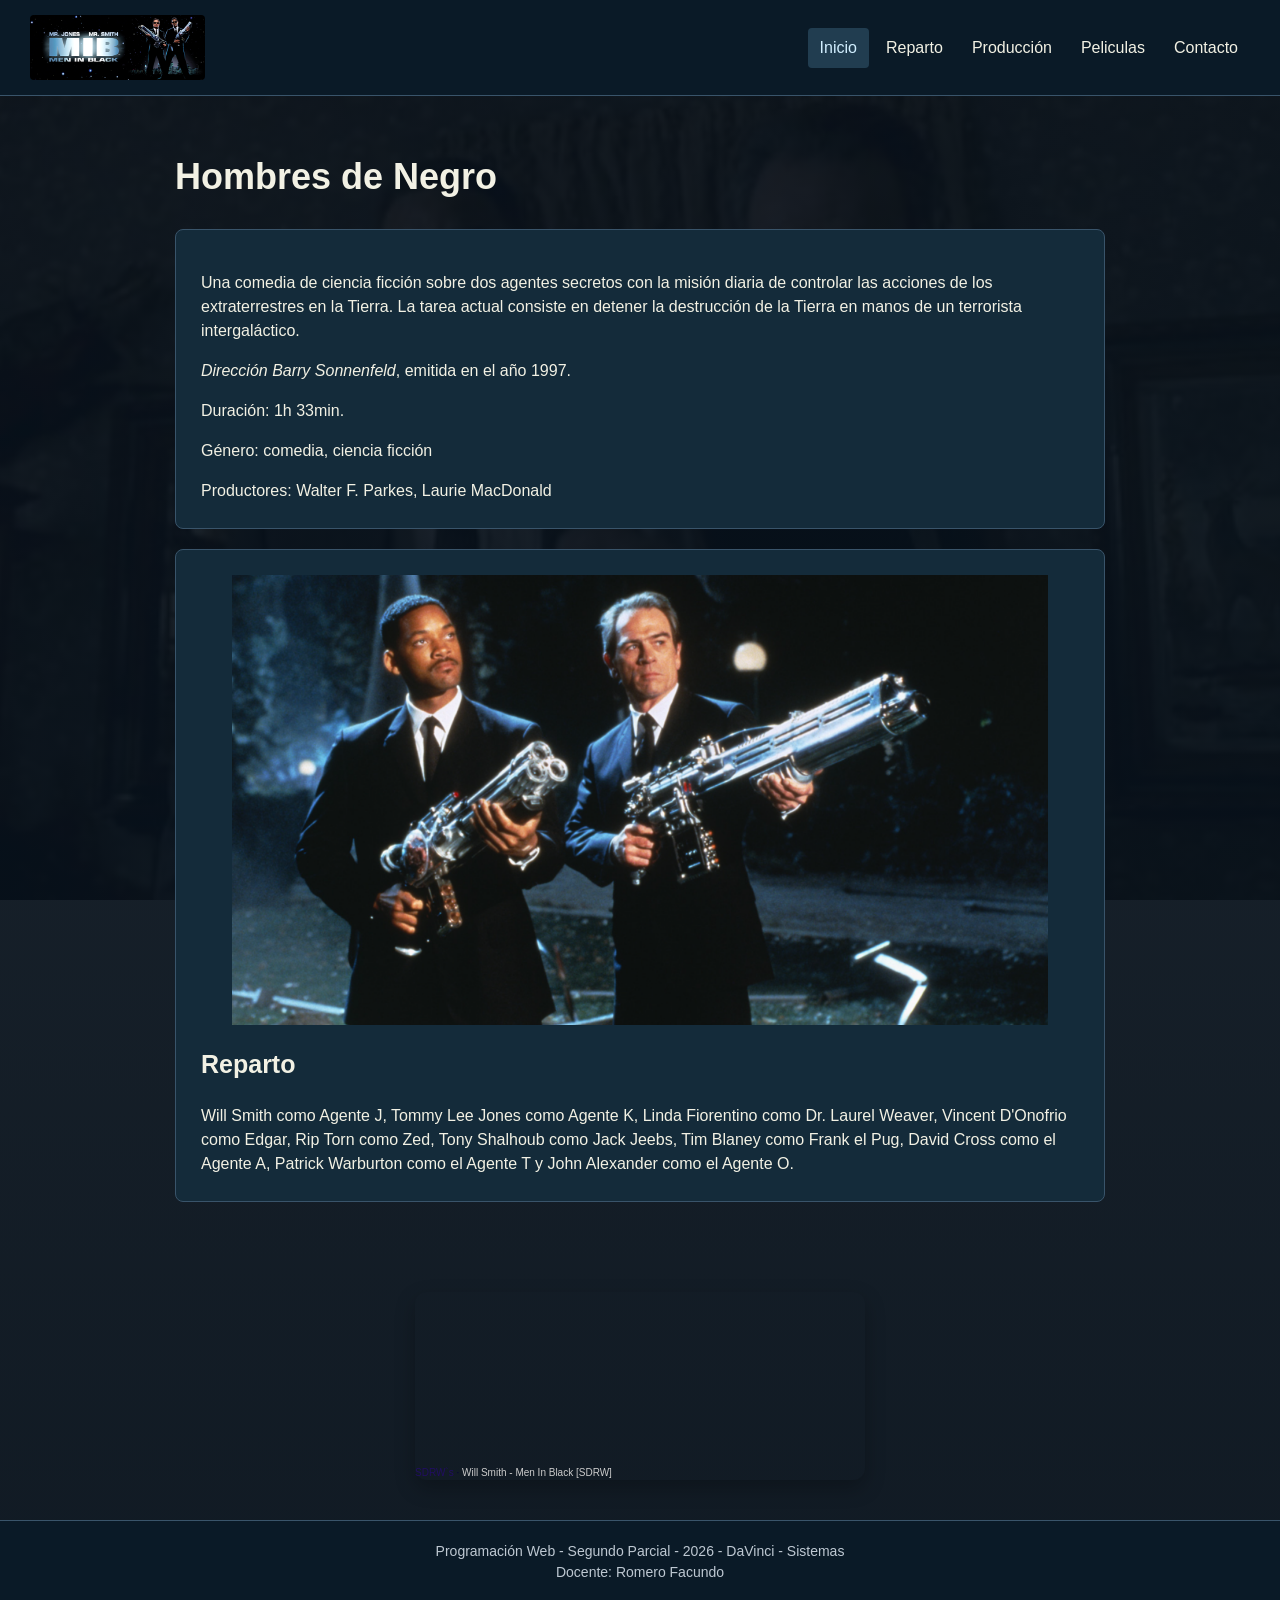
<file: index.html>
<!DOCTYPE html>
<html lang="es">
<head>
    <meta charset="UTF-8">
    <meta name="viewport" content="width=device-width, initial-scale=1.0">
    <title>Hombres de Negro</title>
    <link rel="stylesheet" href="css/global.css">
    <link rel="icon" href="img/banner.jpg">
</head>
<body>
    <header class="cabecera">
        <a href="index.html" class="marca"><img src="img/banner.jpg" alt="Hombres de Negro, inicio"></a>
        <nav aria-label="Navegación principal">
            <a href="index.html" aria-current="page">Inicio</a>
            <a href="page/reparto.html">Reparto</a>
            <a href="page/produccion_estudio_grabacion.html">Producción</a>
            <a href="page/Peliculas.html">Peliculas</a>
            <a href="page/contacto.html">Contacto</a>
        </nav>
    </header>
    <main class="contenido">
        <h1>Hombres de Negro</h1>
        <article>
            <p> Una comedia de ciencia ficción sobre dos agentes secretos
                con la misión diaria de controlar las acciones de
                los extraterrestres en la Tierra. 
                La tarea actual consiste en detener la destrucción 
                de la Tierra en manos de un terrorista intergaláctico.
            </p>
            <p> <em> Dirección Barry Sonnenfeld</em>, emitida en el año 1997.</p>
            <p> Duración: 1h 33min.</p>
            <p> Género: comedia, ciencia ficción</p>
            <p>Productores: Walter F. Parkes, Laurie MacDonald</p>
        </article>
<article id="reparto">
                <img src="img/Imagen_MIB.png" class="imagen-portada" alt="Imagen de Hombres de Negro">
                <h2>Reparto</h2>
                <p> Will Smith como Agente J, Tommy Lee Jones como Agente K, Linda Fiorentino como Dr. Laurel Weaver,
                    Vincent D'Onofrio como Edgar, Rip Torn como Zed, Tony Shalhoub como Jack Jeebs, Tim Blaney como Frank
                    el Pug, David Cross como el Agente A, Patrick Warburton como el Agente T y John Alexander como el
                    Agente O.</p>

            </article>
    </main>
    <main>
 <div class="contenedor-sound">
<iframe width="100%" height="166" scrolling="no" frameborder="no" allow="autoplay; encrypted-media" src="https://w.soundcloud.com/player/?url=https%3A//api.soundcloud.com/tracks/soundcloud%253Atracks%253A249894338&color=%23ff5500&auto_play=true&hide_related=false&show_comments=true&show_user=true&show_reposts=false&show_teaser=true"></iframe><div style="font-size: 10px; color: #040139;line-break: anywhere;word-break: normal;overflow: hidden;white-space: nowrap;text-overflow: ellipsis; font-family: Interstate,Lucida Grande,Lucida Sans Unicode,Lucida Sans,Garuda,Verdana,Tahoma,sans-serif;font-weight: 100;"><a href="https://soundcloud.com/sdreworks" title="SDRW&#x60;s" target="_blank" style="color: #210e61; text-decoration: none;">SDRW&#x60;s</a> · <a href="https://soundcloud.com/sdreworks/will-smith-men-in-black-rework" title="Will Smith - Men In Black [SDRW]" target="_blank" style="color: #cccccc; text-decoration: none;">Will Smith - Men In Black [SDRW]</a>
</div>
   </main>
    <footer>
        <p>Programación Web - Segundo Parcial - 2026 - DaVinci - Sistemas</p>
                        <p>Docente: Romero Facundo </p>
    </footer>
</body>
</html>
</file>
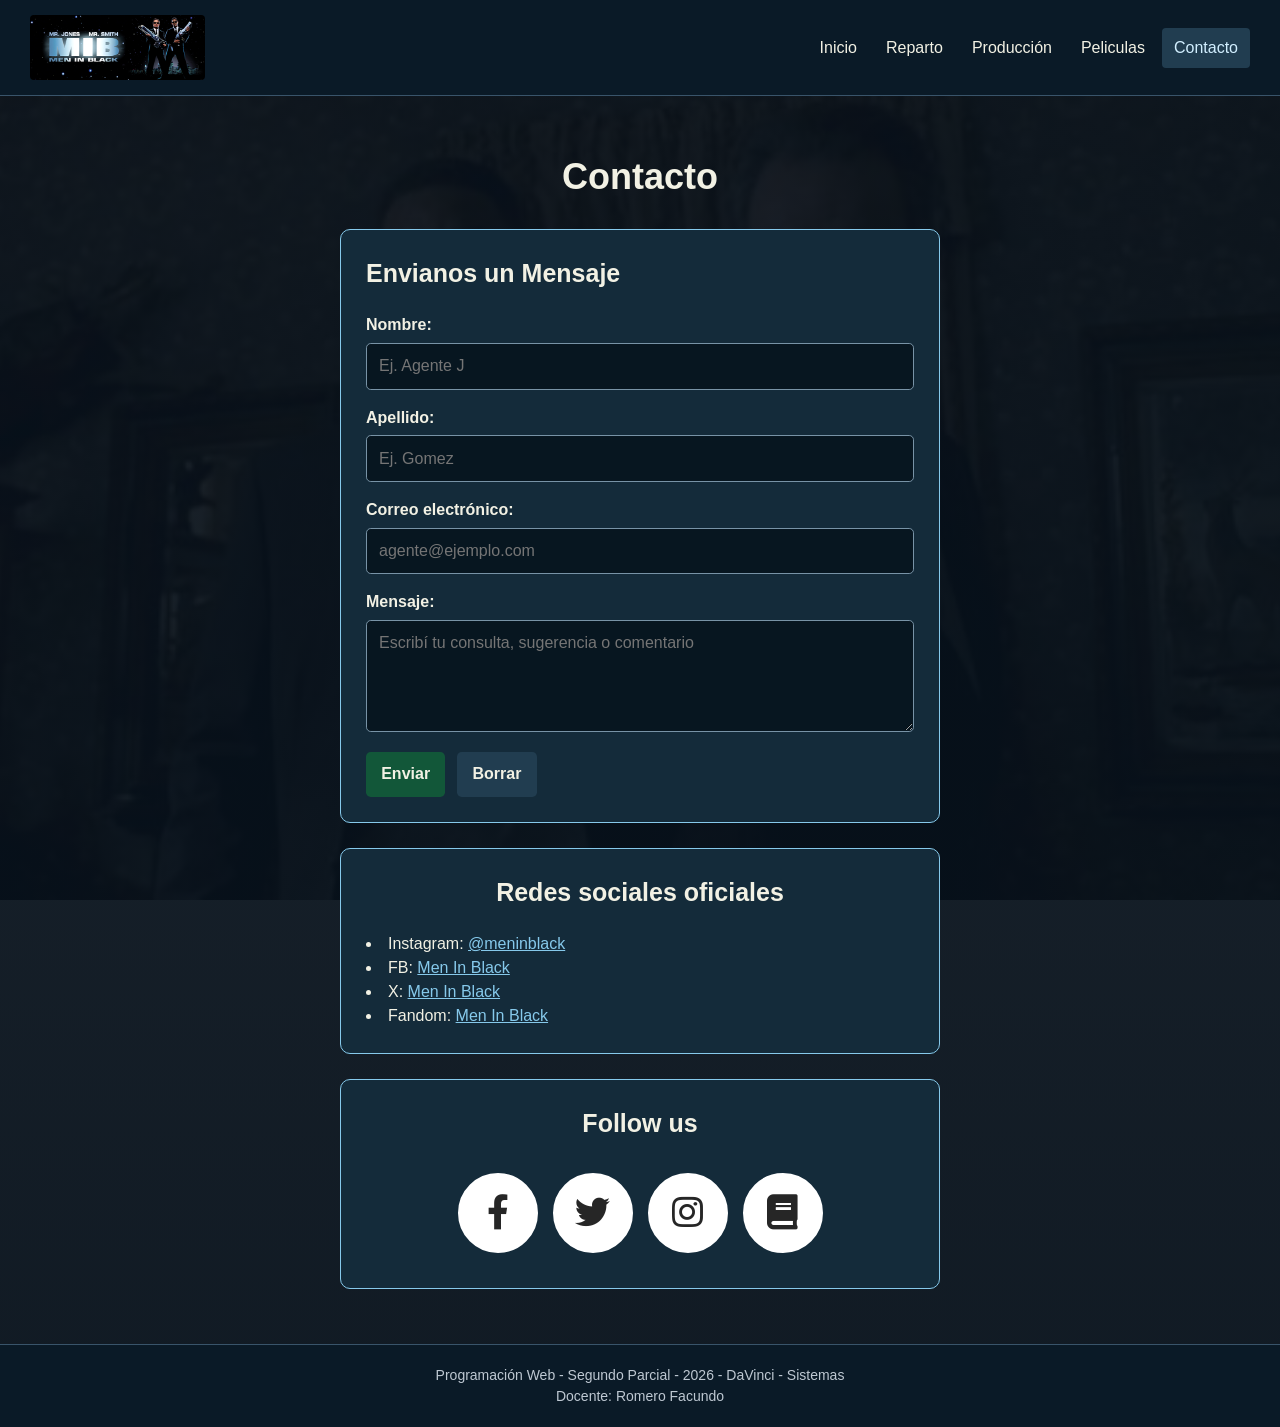
<file: page/contacto.html>
<!DOCTYPE html>
<html lang="es">
<head>
    <meta charset="UTF-8">
    <meta name="viewport" content="width=device-width, initial-scale=1.0">
    <title>Contacto | Hombres de Negro</title>
    <link rel="stylesheet" href="../css/global.css">
    <link rel="stylesheet" href="../css/formulario.css">
    <link rel="icon" href="../img/banner.jpg">
</head>
<body>
    <header class="cabecera">
        <a href="../index.html" class="marca"><img src="../img/banner.jpg" alt="Hombres de Negro, inicio"></a>
        <nav aria-label="Navegación principal">
            <a href="../index.html">Inicio</a>
            <a href="reparto.html">Reparto</a>
            <a href="produccion_estudio_grabacion.html">Producción</a>
            <a href="peliculas.html">Peliculas</a>
            <a href="contacto.html" aria-current="page">Contacto</a>
        </nav>
    </header>
    <main class="contenido contacto">
        <h1>Contacto</h1>
        <section class="seccion-formulario">
            <h2>Envianos un Mensaje</h2>
            <form class="form" action="respuesta.html" method="get">
            <div class="campo">
                <label class="label" for="nombre">Nombre:</label>
                <input type="text" id="nombre" name="nombre"
                    autocomplete="given-name"
                    placeholder="Ej. Agente J"
                    class="input"
                    minlength="2"
                    maxlength="40"
                    required>
            </div>

            <div class="campo">
                <label class="label" for="apellido">Apellido:</label>
                <input type="text" id="apellido" name="apellido"
                    autocomplete="family-name"
                    placeholder="Ej. Gomez"
                    class="input"
                    minlength="2"
                    maxlength="30"
                    required>
            </div>

            <div class="campo">
                <label class="label" for="correo">Correo electrónico:</label>
                <input type="email" id="correo" name="correo"
                    autocomplete="email"
                    placeholder="agente@ejemplo.com"
                    class="input"
                    minlength="6"
                    maxlength="100"
                    required>
            </div>

            <div class="campo">
                <label class="label" for="mensaje">Mensaje:</label>
                <textarea id="mensaje" name="mensaje"
                    placeholder="Escribí tu consulta, sugerencia o comentario"
                    class="input textarea"
                    minlength="10"
                    maxlength="1000"
                    required></textarea>
            </div>
                <div class="botones">
                    <button type="submit" class="btn enviar">Enviar</button>
                    <button type="reset" class="btn borrar">Borrar</button>
                </div>
            </form>
        </section>
        <section class="redes">
            <h2>Redes sociales oficiales</h2>
            <li>
                 <span class="social-brand">
                            <i class="instagram"></i><span>Instagram:</span>
                        </span>
                        <a href="https://www.instagram.com/meninblack/ target="_blank">@meninblack</a>
                    </li>
                    <li>
                        <span class="social-brand">
                            <i class="Facebook"></i> <span>FB:</span>
                        </span>
                        <a href="https://www.facebook.com/meninblack/?locale=es_LA">Men In Black</a>
                    </li>
                    <li>
                        <span class="social-brand">
                            <i class="X"></i> <span>X:</span>
                        </span>
                        <a href="https://x.com/MenInBlack?lang=es">Men In Black</a>
                    </li>
                    <li>
                        <span class="social-brand">
                            <i class="Fandom"></i> <span>Fandom:</span>
                        </span>
                        <a href="https://meninblack.fandom.com/" target="_blank" rel="noopener noreferrer">Men In Black</a>
                    </li>                   
                    <link rel="stylesheet" href="https://use.fontawesome.com/releases/v5.6.3/css/all.css" integrity="sha384-UHRtZLI+pbxtHCWp1t77Bi1L4ZtiqrqD80Kn4Z8NTSRyMA2Fd33n5dQ8lWUE00s/" crossorigin="anonymous">
     </section>
<section class="redes">
    <h2>Follow us</h2>

    <ul class="redes-hover">
        <li>
            <a href="https://www.facebook.com/meninblack/" target="_blank" rel="noopener noreferrer" aria-label="Facebook">
                <i class="fab fa-facebook-f icon"></i>
            </a>
        </li>

        <li>
            <a href="https://x.com/MenInBlack" target="_blank" rel="noopener noreferrer" aria-label="Twitter">
                <i class="fab fa-twitter icon"></i>
            </a>
        </li>

        <li>
            <a href="https://www.instagram.com/meninblack/" target="_blank" rel="noopener noreferrer" aria-label="Instagram">
                <i class="fab fa-instagram icon"></i>
            </a>
        </li>

        <li>
            <a href="https://meninblack.fandom.com/" target="_blank" rel="noopener noreferrer" aria-label="Fandom">
                <i class="fas fa-book icon"></i>
            </a>
        </li>
    </ul>
</section>
    </main>
    <footer>
        <p>Programación Web - Segundo Parcial - 2026 - DaVinci - Sistemas</p>
                        <p>Docente: Romero Facundo </p>
    </footer>
</body>
</html>
</file>
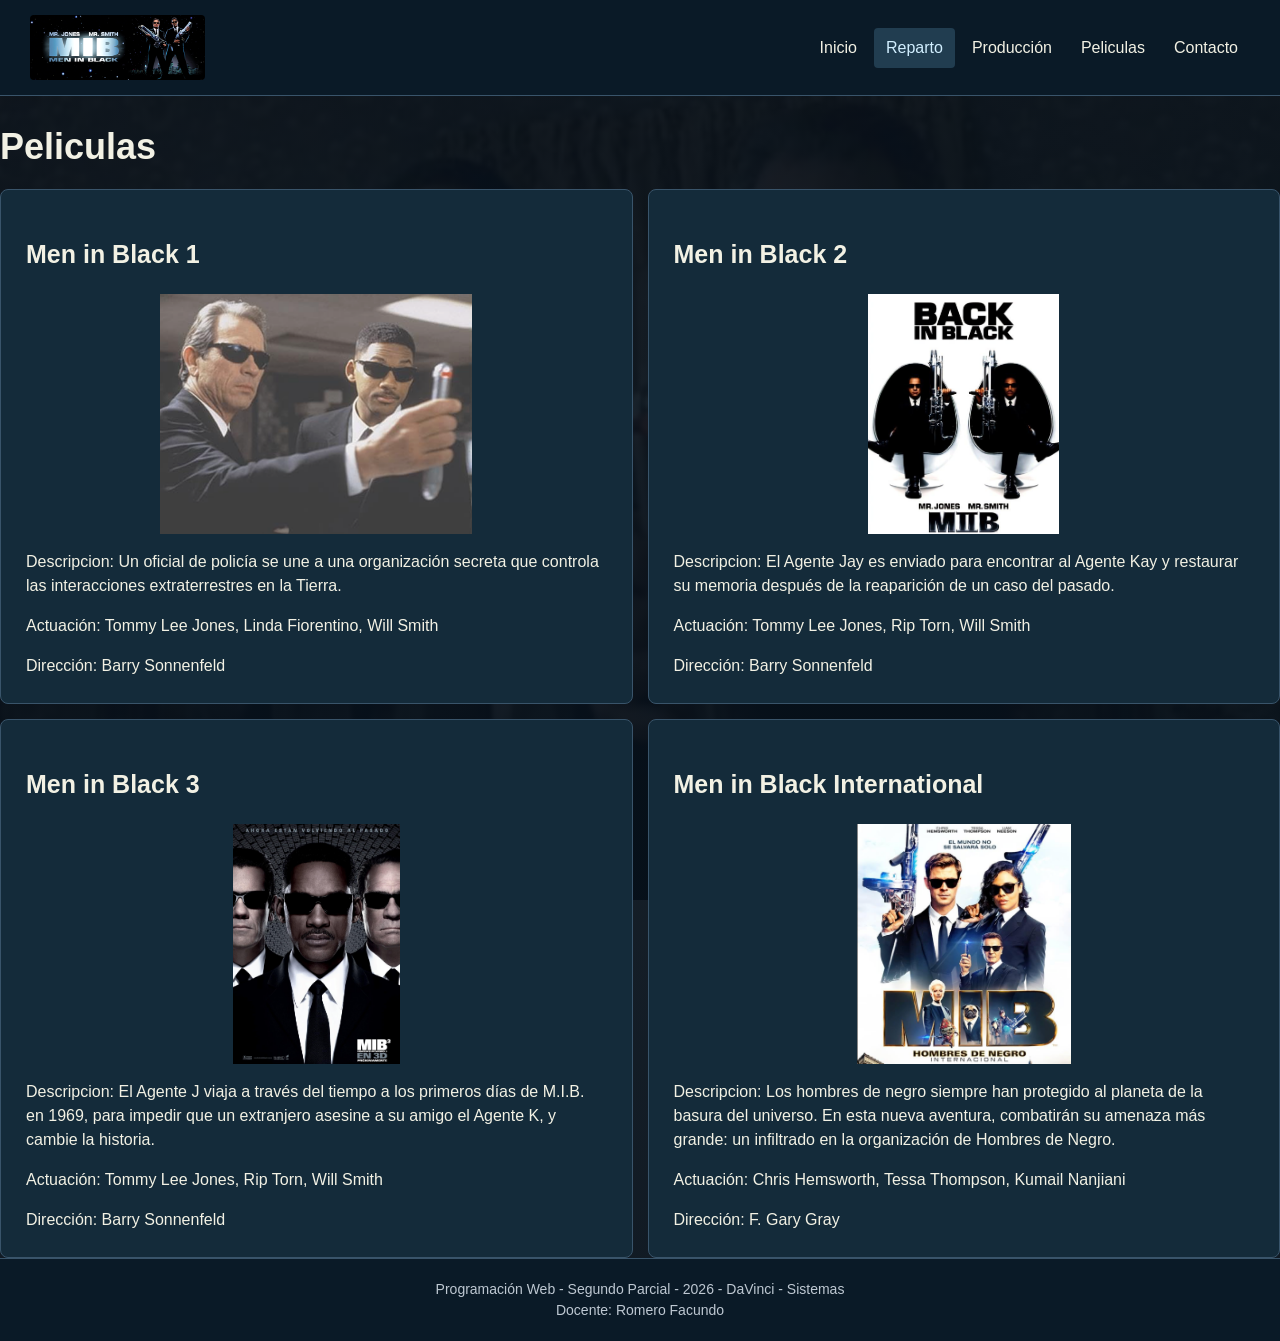
<file: page/peliculas.html>
<!DOCTYPE html>
<html lang="es">
<head>
    <meta charset="UTF-8">
    <meta name="viewport" content="width=device-width, initial-scale=1.0">
    <title>Reparto | Hombres de Negro</title>
    <link rel="stylesheet" href="../css/global.css">
    <link rel="stylesheet" href="../css/reparto2.css">
    <link rel="icon" href="../img/banner.jpg">
</head>
<body>
    <header class="cabecera">
        <a href="../index.html" class="marca"><img src="../img/banner.jpg" alt="Hombres de Negro, inicio"></a>
        <nav aria-label="Navegación principal">
            <a href="../index.html">Inicio</a>
            <a href="reparto.html" aria-current="page">Reparto</a>
            <a href="produccion_estudio_grabacion.html">Producción</a>
            <a href="peliculas.html">Peliculas</a>
            <a href="contacto.html">Contacto</a>
        </nav>
    </header>
  <main class="peliculas">
    <h1 class="subtitulo">Peliculas</h1>
    <article class="Men in Black I">
      <h2>Men in Black 1</h2>
      <a><img src="../img/m1_pelicula.png" width="500" height="500" alt="Men in Black 1"> </a>
        <p>Descripcion: Un oficial de policía se une a una organización secreta que controla las interacciones extraterrestres en la Tierra.</p>
        <p>Actuación: Tommy Lee Jones, Linda Fiorentino, Will Smith</p>
        <p>Dirección: Barry Sonnenfeld</p>
    </article>

    <article class="Men in Black II">
      <h2>Men in Black 2</h2>
      <a><img src="../img/m2_pelicula.png" alt="Men in Black 2"> </a>
        <p>Descripcion: El Agente Jay es enviado para encontrar al Agente Kay y restaurar su memoria después de la reaparición de un caso del pasado.</p>
        <p>Actuación: Tommy Lee Jones, Rip Torn, Will Smith</p>
        <p>Dirección: Barry Sonnenfeld</p>
    </article>

    <article class="Men in Black III">
      <h2>Men in Black 3</h2>
      <a><img src="../img/m3_pelicula.png" alt="Men in Black 3"> </a>
        <p>Descripcion: El Agente J viaja a través del tiempo a los primeros días de M.I.B. en 1969, para impedir que un extranjero asesine a su amigo el Agente K, y cambie la historia.</p>
        <p>Actuación: Tommy Lee Jones, Rip Torn, Will Smith</p>
        <p>Dirección: Barry Sonnenfeld</p>
    </article>
    <article class="Men in black International">
      <h2>Men in Black International</h2>
      <a><img src="../img/m4_pelicula.png" alt="Men in black International"> </a>
        <p>Descripcion: Los hombres de negro siempre han protegido al planeta de la basura del universo. En esta nueva aventura, combatirán su amenaza más grande: un infiltrado en la organización de Hombres de Negro.</p>
        <p>Actuación: Chris Hemsworth, Tessa Thompson, Kumail Nanjiani</p>
        <p>Dirección: F. Gary Gray </p>
    </article>
  </main>
  <footer>
        <p>Programación Web - Segundo Parcial - 2026 - DaVinci - Sistemas</p>
                        <p>Docente: Romero Facundo </p>
    </footer>
</body>
</html>
</file>
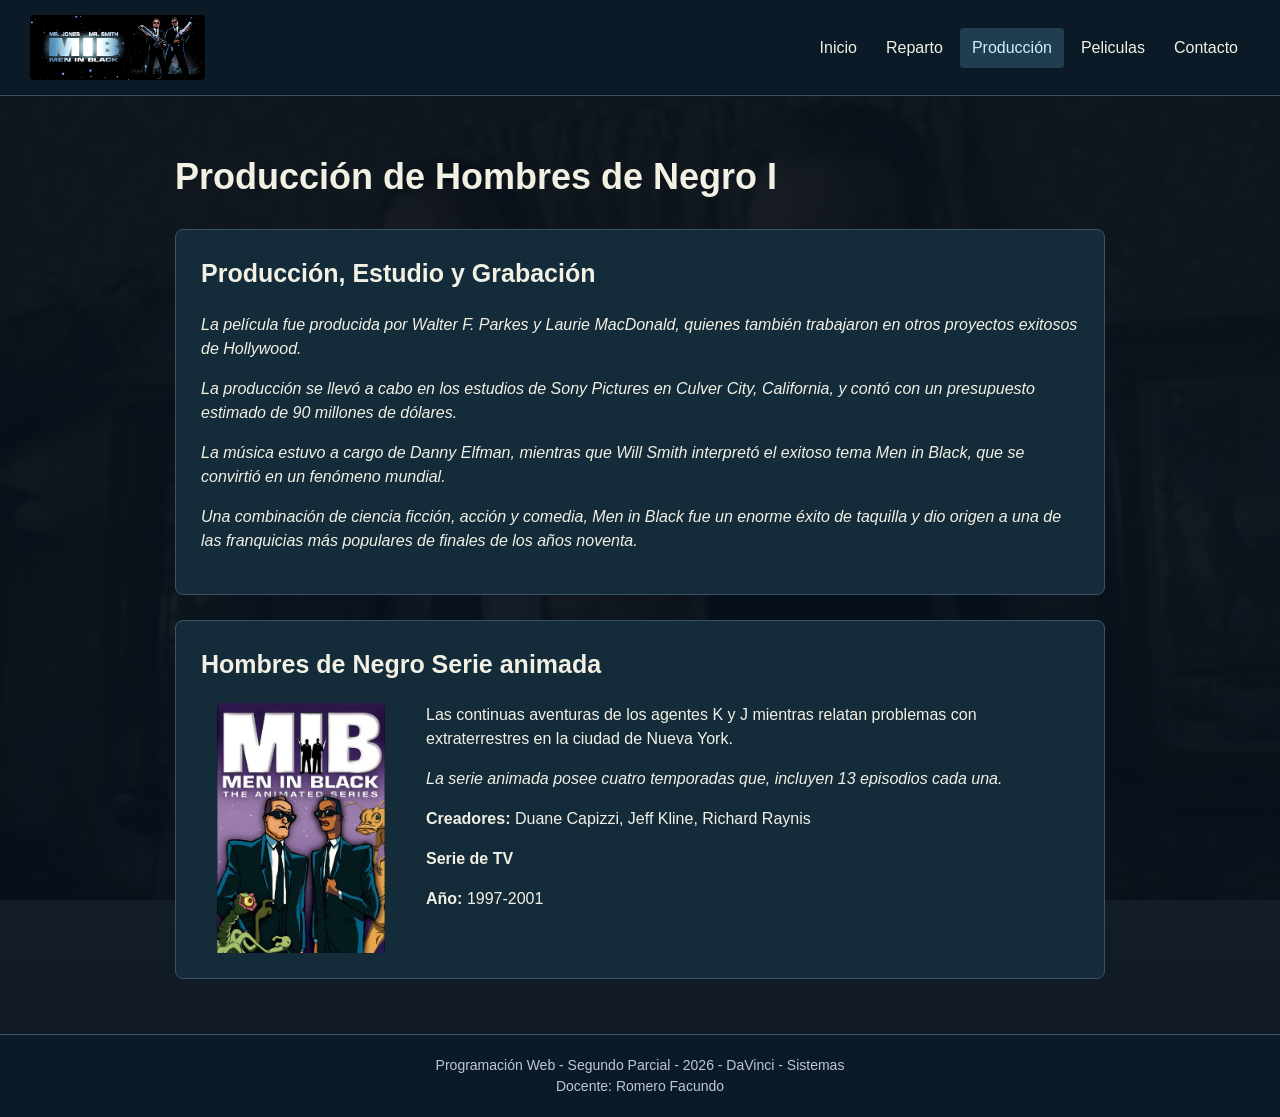
<file: page/produccion_estudio_grabacion.html>
<!DOCTYPE html>
<html lang="es">
<head>
    <meta charset="UTF-8">
    <meta name="viewport" content="width=device-width, initial-scale=1.0">
    <title>Producción | Hombres de Negro</title>
    <link rel="stylesheet" href="../css/global.css">
    <link rel="icon" href="../img/banner.jpg">
</head>
<body>
    <header class="cabecera">
        <a href="../index.html" class="marca"><img src="../img/banner.jpg" alt="Hombres de Negro, inicio"></a>
        <nav aria-label="Navegación principal">
            <a href="../index.html">Inicio</a>
            <a href="reparto.html">Reparto</a>
            <a href="produccion_estudio_grabacion.html" aria-current="page">Producción</a>
            <a href="peliculas.html">Peliculas</a>
            <a href="contacto.html">Contacto</a>
        </nav>
    </header>
   <main class="contenido">

    <h1>Producción de Hombres de Negro I</h1>

    <section class="seccion-produccion">
        <h2>Producción, Estudio y Grabación</h2>

        <p><em>La película fue producida por Walter F. Parkes y Laurie MacDonald, quienes también trabajaron en otros proyectos exitosos de Hollywood.</em></p>

        <p><em>La producción se llevó a cabo en los estudios de Sony Pictures en Culver City, California, y contó con un presupuesto estimado de 90 millones de dólares.</em></p>

        <p><em>La música estuvo a cargo de Danny Elfman, mientras que Will Smith interpretó el exitoso tema Men in Black, que se convirtió en un fenómeno mundial.</em></p>

        <p><em>Una combinación de ciencia ficción, acción y comedia, Men in Black fue un enorme éxito de taquilla y dio origen a una de las franquicias más populares de finales de los años noventa.</em></p>
    </section>

    <section class="seccion-animacion">
        <h2>Hombres de Negro Serie animada</h2>

        <div class="contenido-animacion">
            <img src="../img/m_animados_produccion.png" alt="Animación de Hombres de Negro">

            <div>
                <p>Las continuas aventuras de los agentes K y J mientras relatan problemas con extraterrestres en la ciudad de Nueva York.</p>
                <p> <em>La serie animada posee cuatro temporadas que, incluyen 13 episodios cada una.</em></p>
                <p><strong>Creadores: </strong>Duane Capizzi, Jeff Kline, Richard Raynis</p>
                <p><strong>Serie de TV</strong> <p><strong>Año:</strong> 1997-2001</p>
            </div>
        </div>
    </section>
</main>
    <footer>
        <p>Programación Web - Segundo Parcial - 2026 - DaVinci - Sistemas</p>
                        <p>Docente: Romero Facundo </p>
    </footer>
</body>
</html>
</file>
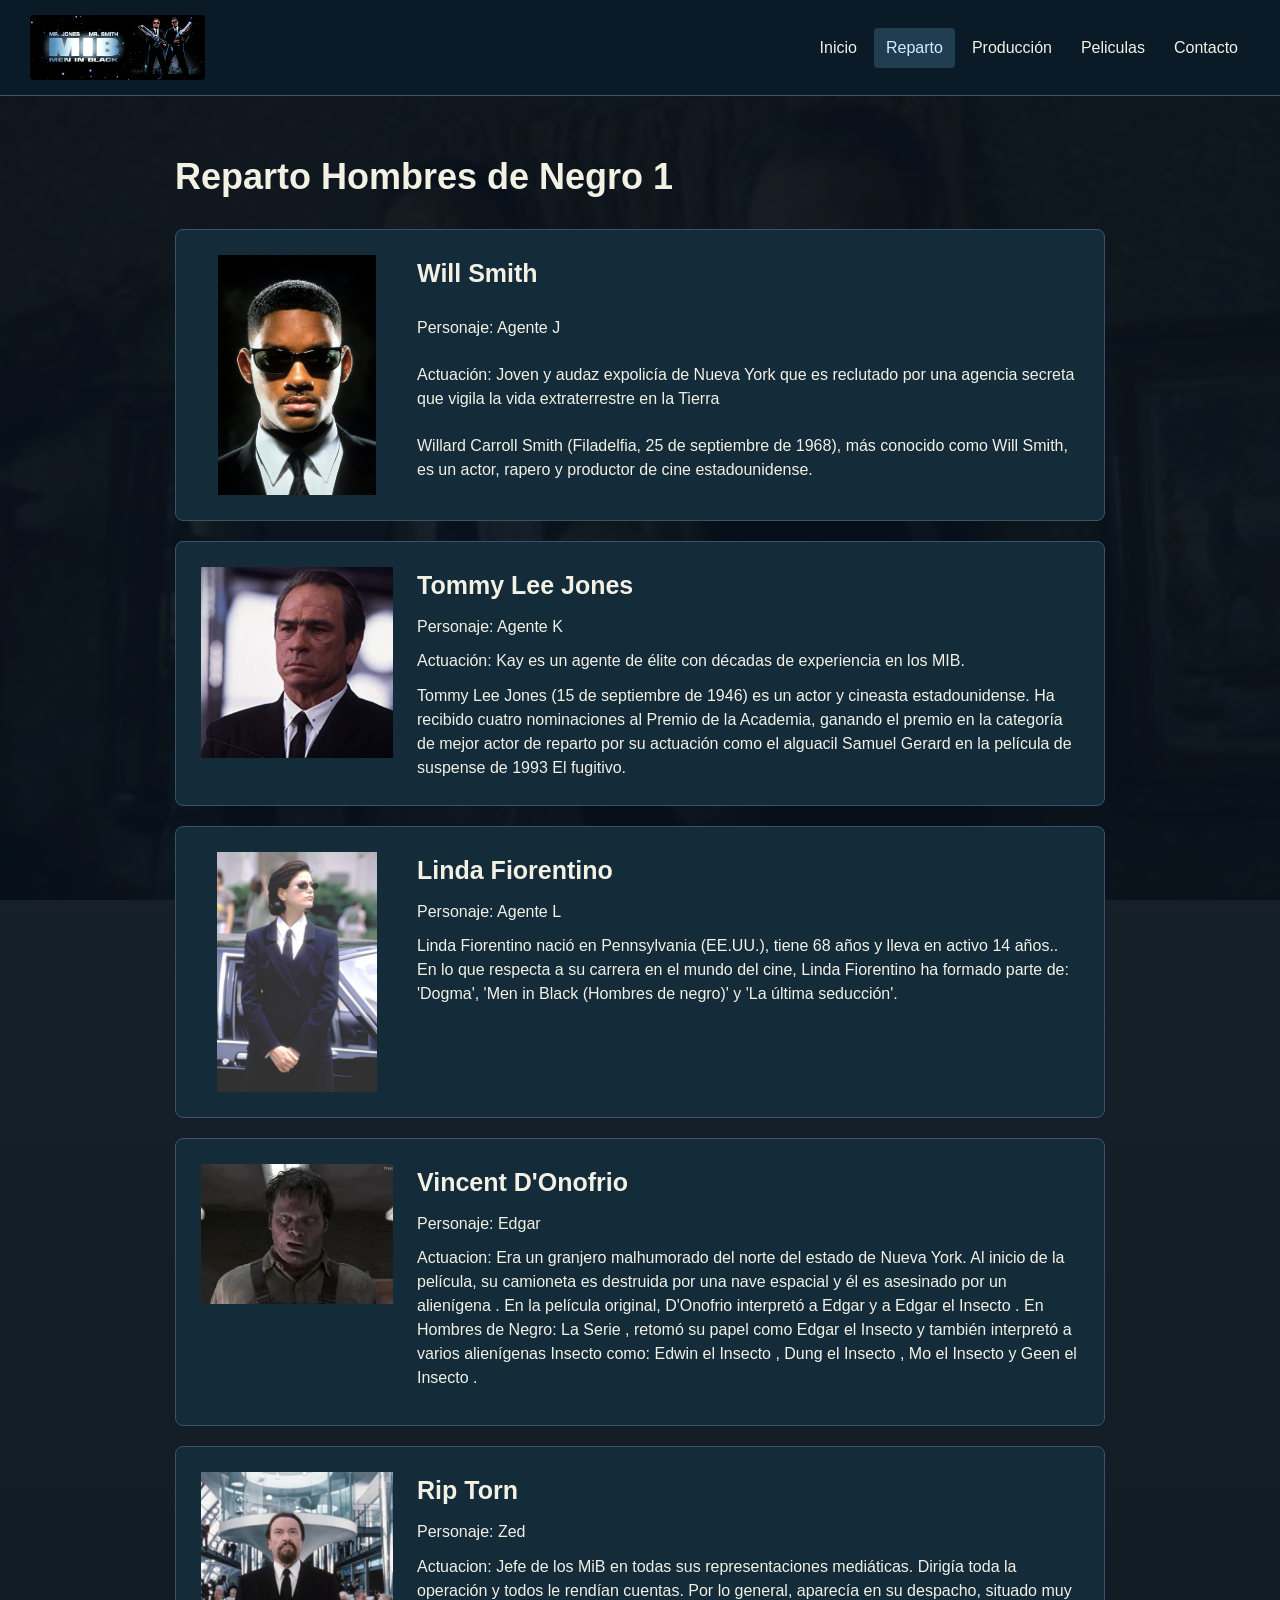
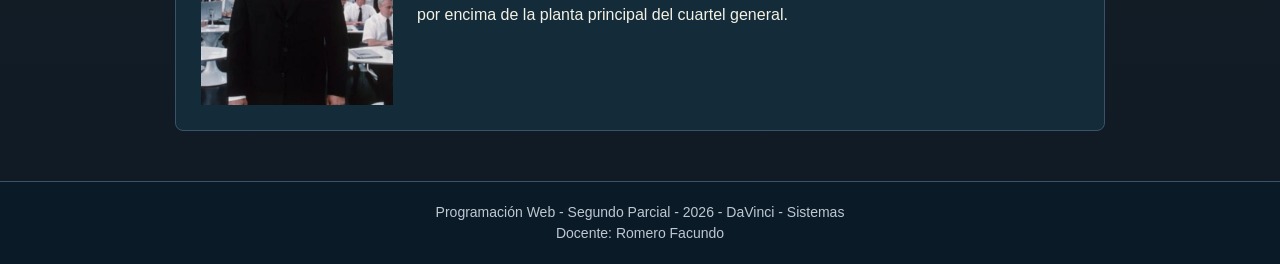
<file: page/reparto.html>
<!DOCTYPE html>
<html lang="es">
<head>
    <meta charset="UTF-8">
    <meta name="viewport" content="width=device-width, initial-scale=1.0">
    <title>Reparto | Hombres de Negro</title>
    <link rel="stylesheet" href="../css/global.css">
    <link rel="stylesheet" href="../css/reparto2.css">
    <link rel="icon" href="../img/banner.jpg">
</head>
<body>
    <header class="cabecera">
        <a href="../index.html" class="marca"><img src="../img/banner.jpg" alt="Hombres de Negro, inicio"></a>
        <nav aria-label="Navegación principal">
            <a href="../index.html">Inicio</a>
            <a href="reparto.html" aria-current="page">Reparto</a>
            <a href="produccion_estudio_grabacion.html">Producción</a>
            <a href="peliculas.html">Peliculas</a>
            <a href="contacto.html">Contacto</a>
        </nav>
    </header>
<main class="contenido reparto">
    <h1 class="subtitulo">Reparto Hombres de Negro 1</h1>

    <article class="actor c1">
      <img src="../img/will_smith_reparto.webp" alt="Will Smith"> 
        <h2>Will Smith</h2>
        <p>Personaje: Agente J</p>
        <p>Actuación: Joven y audaz expolicía de Nueva York que es reclutado por una agencia secreta que vigila la vida extraterrestre en la Tierra</p>
        <p>Willard Carroll Smith (Filadelfia, 25 de septiembre de 1968), más conocido como Will Smith, es un actor, rapero y productor de cine estadounidense. 
        </p>
    </article>

    <article class="actor c2">
      <img src="../img/tommy_lee_jones_reparto.png" alt="Tommy Lee Jones">
        <h2>Tommy Lee Jones</h2>
        <p>Personaje: Agente K </p>
        <p>Actuación: Kay es un agente de élite con décadas de experiencia en los MIB.</p>
        <p>Tommy Lee Jones (15 de septiembre de 1946) es un actor y cineasta estadounidense. Ha recibido cuatro nominaciones al Premio de la Academia, 
        ganando el premio en la categoría de mejor actor de reparto por su actuación como el alguacil Samuel Gerard en la película de suspense de 1993 El fugitivo.</p>
    </article>

    <article class="actor c3">
      <img src="../img/agentl_reparto.png" alt="Linda Fiorentino">
        <h2>Linda Fiorentino</h2>
        <p>Personaje: Agente L </p>
        <p>Linda Fiorentino nació en Pennsylvania (EE.UU.), tiene 68 años y lleva en activo 14 años.. En lo que respecta a su carrera en el mundo del cine, Linda Fiorentino ha formado parte de: 'Dogma', 'Men in Black (Hombres de negro)' y 'La última seducción'.
        </p>
    </article>
        <article class="actor c4">
      <img src="../img/edgar_reparto.png" alt="Vincent D'Onofrio">
        <h2>Vincent D'Onofrio</h2>
        <p>Personaje: Edgar </p>
        <p>Actuacion: Era un granjero  malhumorado del norte del estado de Nueva York. Al inicio de la película, su camioneta es destruida por una nave espacial y él es asesinado por un alienígena .
           En la película original, D'Onofrio interpretó a Edgar y a Edgar el Insecto . En Hombres de Negro: La Serie , retomó su papel como Edgar el Insecto y también interpretó a varios alienígenas Insecto como: Edwin el Insecto , Dung el Insecto , Mo el Insecto y Geen el Insecto . 
        </p>
    </article>
           <article class="actor c5">
      <img src="../img/zed_reparto.png" alt="Rip Torn">
        <h2>Rip Torn</h2>
        <p>Personaje: Zed </p>
        <p>Actuacion: Jefe de los MiB en todas sus representaciones mediáticas. Dirigía toda la operación y todos le rendían cuentas. Por lo general, aparecía en su despacho, situado muy por encima de la planta principal del cuartel general.
        </p>
    </article>
  </main>
    <footer>
        <p>Programación Web - Segundo Parcial - 2026 - DaVinci - Sistemas</p>
                        <p>Docente: Romero Facundo </p>
    </footer>
</body>
</html>
</file>
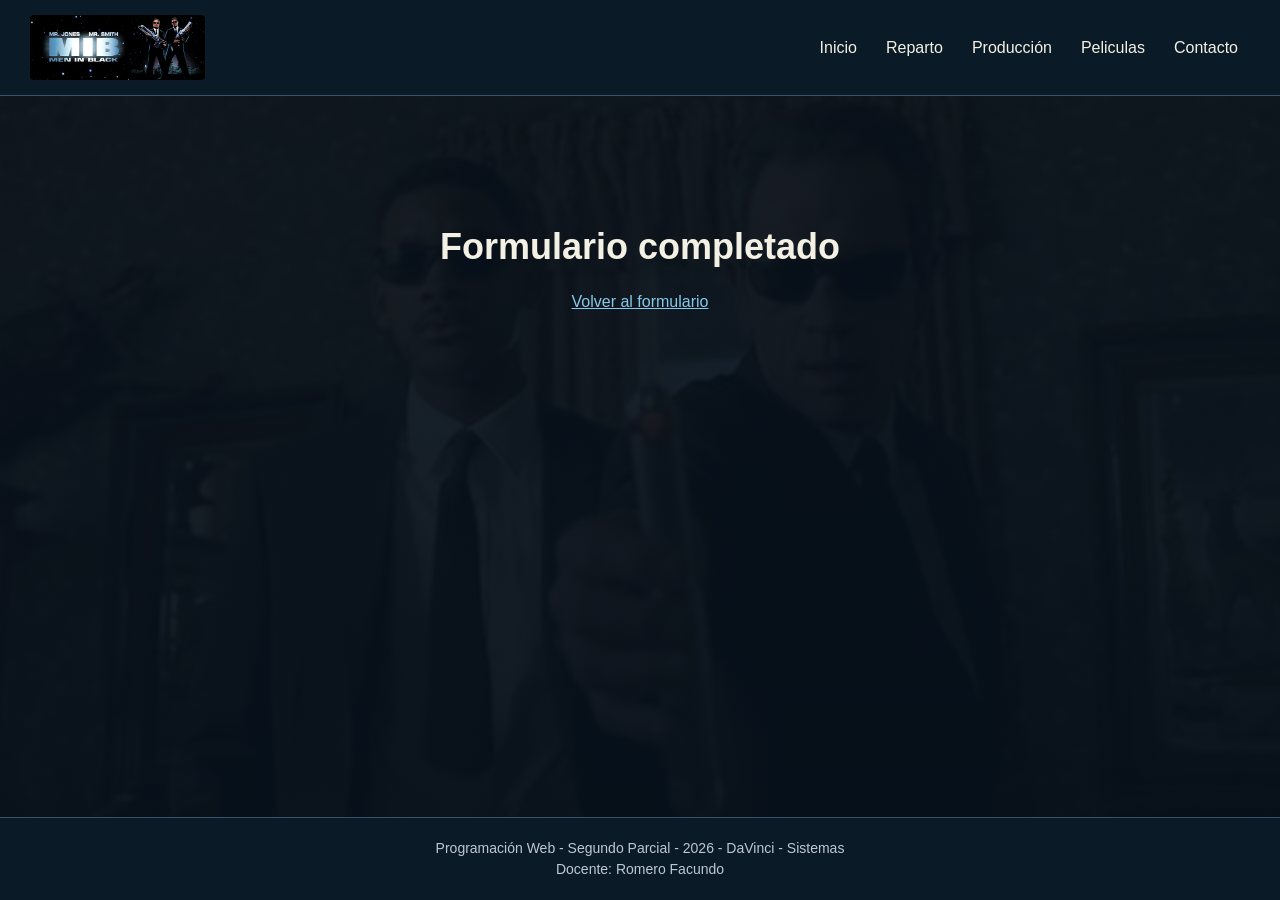
<file: page/respuesta.html>
<!DOCTYPE html>
<html lang="es">
<head>
    <meta charset="UTF-8">
    <meta name="viewport" content="width=device-width, initial-scale=1.0">
    <title>Contacto | Hombres de Negro</title>
    <link rel="stylesheet" href="../css/global.css">
    <link rel="stylesheet" href="../css/respuesta.css">
    <link rel="icon" href="../img/banner.jpg">
</head>
<body>
    <header class="cabecera">
        <a href="../index.html" class="marca"><img src="../img/banner.jpg" alt="Hombres de Negro, inicio"></a>
        <nav aria-label="Navegación principal">
            <a href="../index.html">Inicio</a>
            <a href="reparto.html">Reparto</a>
            <a href="produccion_estudio_grabacion.html">Producción</a>
            <a href="peliculas.html">Peliculas</a>
            <a href="contacto.html">Contacto</a>
        </nav>
    </header>
    <main class="contenido">
        <section class="cajaConf">
            <h1>Formulario completado</h1>
            <a href="contacto.html">Volver al formulario</a>
        </section>
    </main>
    <footer>
        <p>Programación Web - Segundo Parcial - 2026 - DaVinci - Sistemas</p>
                        <p>Docente: Romero Facundo </p>
    </footer>
</body>
</html>
</file>
<file: css/global.css>
* {
    box-sizing: border-box;
}

body {
    display: flex;
    flex-direction: column;
    min-height: 100vh;
    margin: 0;
    background: linear-gradient(#07111bea, #07111bf5), url("../img/wallpaper_MIB.jpeg") center / cover fixed;
    color: #f2f1e4;
    font-family: Arial, sans-serif;
    font-size: 16px;
    line-height: 1.5;
}

.cabecera {
    display: flex;
    flex-wrap: wrap;
    align-items: center;
    justify-content: space-between;
    padding: 15px 30px;
    background-color: #0a1a27;
    border-bottom: 1px solid #39546a;
}

.marca img {
    width: 175px;
    max-height: 65px;
    object-fit: cover;
    border-radius: 4px;
}

nav {
    display: flex;
    flex-wrap: wrap;
    gap: 5px;
}

a {
    color: #86c9eb;
}

nav a {
    padding: 8px 12px;
    color: #f2f1e4;
    text-decoration: none;
    border-radius: 4px;
}

nav a:hover,
nav a[aria-current="page"] {
    background-color: #213d50;
    color: #d2efff;
}

.contenido {
    flex: 1;
    width: 90%;
    max-width: 930px;
    margin: 0 auto;
    padding: 30px 0;
}

h1 {
    font-size: 36px;
    margin-bottom: 25px;
}

h2 {
    font-size: 25px;
}

article {
    margin-bottom: 20px;
    padding: 25px;
    background-color: #142b3a;
    border: 1px solid #39546a;
    border-radius: 8px;
}

article p:last-child {
    margin-bottom: 0;
}

img {
    display: block;
    max-width: 100%;
    height: auto;
}

.imagen-portada {
    width: 100%;
    max-height: 450px;
    object-fit: contain;
}

footer {
    padding: 20px;
    background-color: #0a1a27;
    border-top: 1px solid #39546a;
    text-align: center;
    color: #bec8d2;
    font-size: 14px;
}

footer p {
    margin: 0;
}

.contenedor-sound {
    max-width: 450px;
    margin: 40px auto;
    border-radius: 12px;
    box-shadow: 0 8px 20px rgba(0, 0, 0, 0.25);
}

.peliculas {
    display: grid;
    grid-template-columns: 1fr 1fr;
    gap: 15px;
}

.peliculas h1 {
    grid-column: 1 / 3;
    margin-bottom: 0;
}

.peliculas article {
    margin-bottom: 0;
}
.peliculas img {
    grid-row: 1 / span 4;
    width: 100%;
    max-height: 15rem;
    object-fit: contain;
    object-position: top;
}
@media (max-width: 640px) {
    .cabecera {
        padding: 15px;
    }

    nav a {
        padding: 7px;
        font-size: 14px;
    }

    h1 {
        font-size: 28px;
    }

    article {
        padding: 15px;
    }

    .peliculas {
        grid-template-columns: 1fr;
    }

    .peliculas h1 {
        grid-column: 1;
    }
}

.seccion-produccion,
.seccion-animacion {
    background-color: #142b3a;
    border: 1px solid #39546a;
    border-radius: 8px;
    padding: 25px;
    margin-bottom: 25px;
}

.seccion-produccion h2,
.seccion-animacion h2 {
    margin-top: 0;
    margin-bottom: 20px;
}

.contenido-animacion {
    display: grid;
    grid-template-columns: 200px 1fr;
    gap: 25px;
    align-items: start;
}

.contenido-animacion img {
    width: 100%;
    max-height: 250px;
    object-fit: contain;
}

.contenido-animacion p:first-child {
    margin-top: 0;
}

@media (max-width: 640px) {
    .seccion-produccion,
    .seccion-animacion {
        padding: 15px;
    }

    .contenido-animacion {
        grid-template-columns: 1fr;
    }

    .contenido-animacion img {
        width: 200px;
        max-width: 100%;
        margin: 0 auto;
    }
}
</file>
<file: css/formulario.css>
.seccion-formulario,
.redes {
    width: min(100%, 37rem);
    margin: 0 auto 1.5rem;
    padding: clamp(1rem, 5vw, 1.75rem);
    background: var(--panel);
    border: 1px solid var(--color-4);
    border-radius: .65rem;
}

.seccion-formulario {
    background-color: #402b93;
}

.contacto h1 {
    text-align: center;
}

.seccion-formulario h2,
.redes h2 {
    margin-top: 0;
}

.campo {
    margin: 1rem 0;
}

.label {
    display: block;
    font-weight: 600;
}

.form input,
.form select,
.form textarea {
    display: block;
    width: 100%;
    margin-top: .35rem;
    padding: .65rem .75rem;
    color: var(--color-1);
    background: #071620;
    border: 1px solid #7893a6;
    border-radius: .3rem;
    font: inherit;
    font-weight: 400;
}

.form textarea {
    min-height: 7rem;
    resize: vertical;
}

.botones {
    display: flex;
    flex-wrap: wrap;
    gap: .75rem;
    margin-top: 1.25rem;
}

.btn {
    padding: .65rem .95rem;
    color: var(--color-1);
    background: #213d50;
    border: 1px solid var(--color-4);
    border-radius: .3rem;
    font: inherit;
    font-weight: 600;
    cursor: pointer;
}

.btn.enviar {
    background: #125739;
    border-color: #80cea8;
}

.btn:hover {
    filter: brightness(1.2);
}
 /* redes sociales hover-effects */

.redes-hover {
    display: flex;
    justify-content: center;
    align-items: center;
    flex-wrap: wrap;
    gap: 15px;
    list-style: none;
    padding: 0;
    margin: 40px auto 20px;
}

.redes-hover li {
    list-style: none;
}

.redes-hover li a {
    display: block;
    position: relative;
    width: 80px;
    height: 80px;
    background-color: #fff;
    text-align: center;
    line-height: 74px;
    font-size: 35px;
    border-radius: 50%;
    overflow: hidden;
    border: 3px solid #fff;
    z-index: 1;
}

.redes-hover li a .icon {
    position: relative;
    color: #262626;
    transition: 0.5s;
    z-index: 3;
}

.redes-hover li a:hover .icon {
    color: #fff;
    transform: rotateY(360deg);
}

.redes-hover li a:before {
    content: "";
    position: absolute;
    top: 100%;
    left: 0;
    width: 100%;
    height: 100%;
    transition: 0.5s;
    z-index: 2;
}

.redes-hover li a:hover:before {
    top: 0;
}

.redes-hover li:nth-child(1) a:before {
    background: #3b5999;
}

.redes-hover li:nth-child(2) a:before {
    background: #55acee;
}

.redes-hover li:nth-child(3) a:before {
    background: #c13584;
}

.redes-hover li:nth-child(4) a:before {
    background: #7239dd;
}

@media (max-width: 600px) {
    .redes-hover li a {
        width: 60px;
        height: 60px;
        line-height: 54px;
        font-size: 26px;
    }
}

.seccion-formulario,
.redes {
    width: 100%;
    max-width: 600px;
    margin: 0 auto 25px;
    padding: 25px;
    background-color: #142b3a;
    border: 1px solid #86c9eb;
    border-radius: 10px;
}

.seccion-formulario h2,
.redes h2 {
    margin-top: 0;
}

.redes h2 {
    text-align: center;
}

.redes-hover {
    display: flex;
    justify-content: center;
    align-items: center;
    flex-wrap: wrap;
    gap: 15px;
    list-style: none;
    padding: 0;
    margin: 30px 0 10px;
}

@media (max-width: 600px) {
    .seccion-formulario,
    .redes {
        padding: 15px;
    }
}
</file>
<file: css/reparto2.css>
.actor {
    display: grid;
    grid-template-columns: minmax(7rem, 12rem) minmax(0, 1fr);
    gap: .65rem 1.5rem;
    align-items: start;
}

.actor img {
    grid-row: 1 / span 4;
    width: 100%;
    max-height: 15rem;
    object-fit: contain;
    object-position: top;
}

.actor h2,
.actor p {
    grid-column: 2;
    margin: 0;
}

@media (max-width: 37rem) {
    .actor {
        grid-template-columns: minmax(0, 1fr);
    }

    .actor img,
    .actor h2,
    .actor p {
        grid-column: 1;
        grid-row: auto;
    }

    .actor img {
        width: min(100%, 11rem);
    }
}
</file>
<file: css/respuesta.css>
.cajaConf {
    width: min(100%, 36rem);
    margin: 2rem auto;
    padding: clamp(1rem, 5vw, 2rem);
    text-align: center;
    background: var(--panel);
    border: 1px solid var(--color-4);
    border-radius: .65rem;
}

.cajaConf h1 {
    margin-bottom: 1rem;
}
</file>
